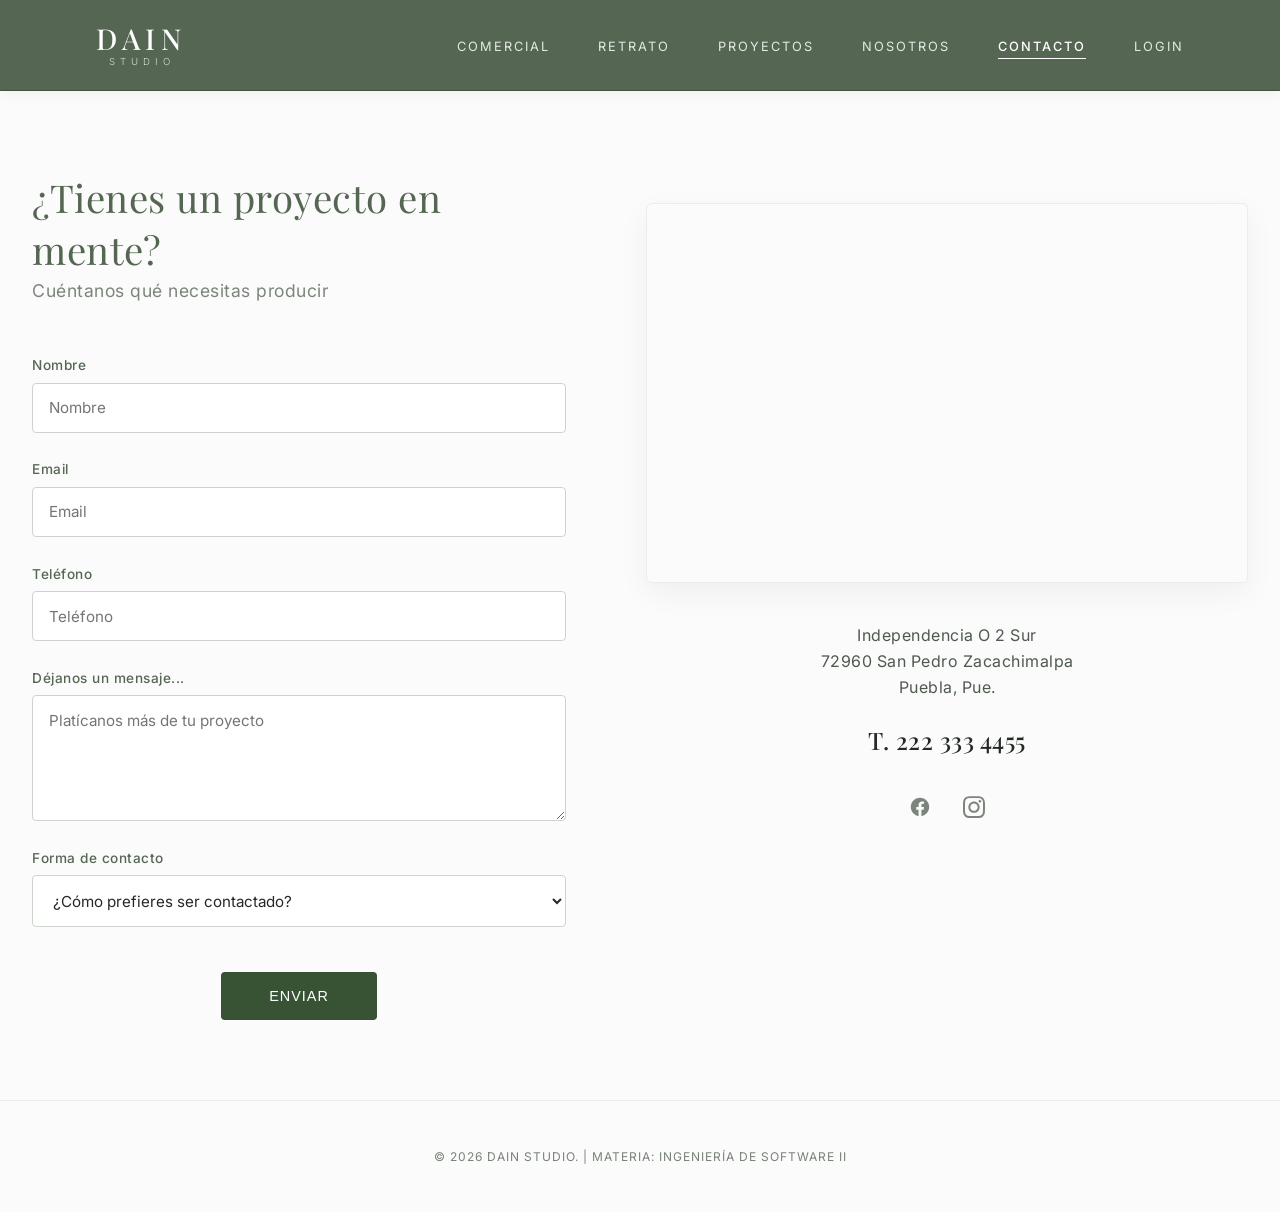
<file: contacto.html>
<!DOCTYPE html>
<html lang="es">
<head>
    <meta charset="UTF-8">
    <meta name="viewport" content="width=device-width, initial-scale=1.0">
    <meta name="description" content="Contacta a DAIN Studio en Puebla. Cuéntanos qué necesitas producir y te respondemos.">
    <title>Contacto | DAIN Studio</title>
    <link rel="stylesheet" href="css/styles.css">
</head>
<body>

    <!-- MENÚ DE NAVEGACIÓN -->
    <header class="navbar">
        <a href="index.html" class="logo-link">
            <div class="logo-container">
                <span class="logo-main">DAIN</span>
                <span class="logo-sub">STUDIO</span>
            </div>
        </a>
        <nav>
            <button id="btn-hamburguesa">
                <span></span>
                <span></span>
                <span></span>
            </button>

            <ul class="nav-links">
                <li><a href="comercial.html">Comercial</a></li>
                <li><a href="retrato.html">Retrato</a></li>
                <li><a href="proyectos.html">Proyectos</a></li>
                <li><a href="nosotros.html">Nosotros</a></li>
                <li><a href="contacto.html" class="active">Contacto</a></li>
                <li id="li-login"><a href="login.php" id="btn-login">Login</a></li>
            </ul>
        </nav>
    </header>

    <!-- SECCIÓN PRINCIPAL DE CONTACTO DE DOS COLUMNAS -->
    <main class="contacto-main-container">
        <div class="contacto-grid">
            
            <!-- COLUMNA IZQUIERDA: FORMULARIO DETALLADO -->
            <div class="contacto-form-column">
                <h1>¿Tienes un proyecto en mente?</h1>
                <h2>Cuéntanos qué necesitas producir</h2>
                
                <form class="contacto-page-form" action="https://formspree.io/f/mvkkpjdp" method="POST">
                    <div class="form-group">
                        <label>Nombre</label>
                        <input type="text" name="nombre" placeholder="Nombre" required>
                    </div>
                    
                    <div class="form-group">
                        <label>Email</label>
                        <input type="email" name="correo" placeholder="Email" required>
                    </div>
                    
                    <div class="form-group">
                        <label>Teléfono</label>
                        <input type="tel" name="telefono" placeholder="Teléfono" required>
                    </div>
                    
                    <div class="form-group">
                        <label>Déjanos un mensaje...</label>
                        <textarea name="mensaje" placeholder="Platícanos más de tu proyecto" rows="5" required></textarea>
                    </div>
                    
                    <div class="form-group">
                        <label>Forma de contacto</label>
                        <select name="forma-contacto" required>
                            <option value="" disabled selected>¿Cómo prefieres ser contactado?</option>
                            <option value="whatsapp">WhatsApp</option>
                            <option value="llamada">Llamada telefónica</option>
                            <option value="correo">Correo electrónico</option>
                        </select>
                    </div>
                    
                    <input type="hidden" name="_next" value="contacto.html?enviado=true">
                    <button type="submit" class="btn btn-contacto-send">Enviar</button>
                    <p id="mensaje-exito" class="mensaje-exito">✓ ¡Gracias! Tu mensaje ha sido enviado correctamente.</p>
                </form>
            </div>

            <!-- COLUMNA DERECHA: MAPA Y DATOS DE LA AGENCIA -->
            <div class="contacto-info-column">
                <div class="map-wrapper">
                    <iframe src="https://www.google.com/maps/embed?pb=!1m18!1m12!1m3!1d4206.355364102403!2d-98.155411!3d18.9346557!2m3!1f0!2f0!3f0!3m2!1i1024!2i768!4f13.1!3m3!1m2!1s0x85cfbf0e607fb1c7%3A0x4565544d2e6ed9a8!2sBUAP%20-%20Ciudad%20Universitaria%202!5e1!3m2!1ses-419!2smx!4v1792217186233!5m2!1ses-419!2smx" width="600" height="450" style="border:0;" allowfullscreen="" loading="lazy" referrerpolicy="strict-origin-when-cross-origin"></iframe>
                </div>

                <!-- Datos de Ubicación -->
                <div class="studio-address-box">
                    <p class="address-text">Independencia O 2 Sur<br>72960 San Pedro Zacachimalpa<br>Puebla, Pue.</p>
                    <p class="phone-text">T. 222 333 4455</p>
                </div>

                <!-- Iconos de Redes Sociales Manuales SVG -->
                <div class="contacto-social-icons">
                    <a href="#" class="contacto-social-link">
                        <svg viewBox="0 0 24 24"><path d="M22 12c0-5.523-4.477-10-10-10S2 6.477 2 12c0 4.991 3.657 9.128 8.438 9.878v-6.987h-2.54V12h2.54V9.797c0-2.506 1.492-3.89 3.777-3.89 1.094 0 2.238.195 2.238.195v2.46h-1.26c-1.243 0-1.63.771-1.63 1.562V12h2.773l-.443 2.89h-2.33v6.988C18.343 21.128 22 16.991 22 12z"/></svg>
                    </a>
                    <a href="#" class="contacto-social-link">
                        <svg viewBox="0 0 24 24"><path d="M12 2.163c3.204 0 3.584.012 4.85.07 3.252.148 4.771 1.691 4.919 4.919.058 1.265.069 1.645.069 4.849 0 3.205-.012 3.584-.069 4.849-.149 3.225-1.664 4.771-4.919 4.919-1.266.058-1.644.07-4.85.07-3.204 0-3.584-.012-4.849-.07-3.26-.149-4.771-1.699-4.919-4.92-.058-1.265-.07-1.644-.07-4.849 0-3.204.013-3.583.07-4.849.149-3.227 1.664-4.771 4.919-4.919 1.266-.057 1.645-.069 4.849-.069zm0-2c-3.259 0-3.667.014-4.947.072-4.358.2-6.78 2.618-6.98 6.98-.059 1.281-.073 1.689-.073 4.948 0 3.259.014 3.668.072 4.948.2 4.358 2.618 6.78 6.98 6.98 1.281.058 1.689.072 4.948.072 3.259 0 3.668-.014 4.948-.072 4.354-.2 6.782-2.618 6.979-6.98.059-1.28.073-1.689.073-4.948 0-3.259-.014-3.667-.072-4.947-.196-4.354-2.617-6.78-6.979-6.98-1.281-.059-1.69-.073-4.949-.073zm0 5.838c-3.403 0-6.162 2.759-6.162 6.162s2.759 6.163 6.162 6.163 6.162-2.759 6.162-6.163c0-3.403-2.759-6.162-6.162-6.162zm0 10.162c-2.209 0-4-1.79-4-4 0-2.209 1.79-4 4-4s4 1.79 4 4c0 2.21-1.791 4-4 4zm6.406-11.845c-.796 0-1.441.645-1.441 1.44s.645 1.44 1.441 1.44c.795 0 1.439-.645 1.439-1.44s-.644-1.44-1.439-1.44z"/></svg>
                    </a>
                </div>
            </div>

        </div>
    </main>

    <!-- PIE DE PÁGINA -->
    <footer>
        <p>&copy; 2026 DAIN Studio. | Materia: Ingeniería de Software II</p>
    </footer>


    <!-- ENLAZAR EL JS -->
    <script src="js/script.js"></script>

</body>
</html>
</file>
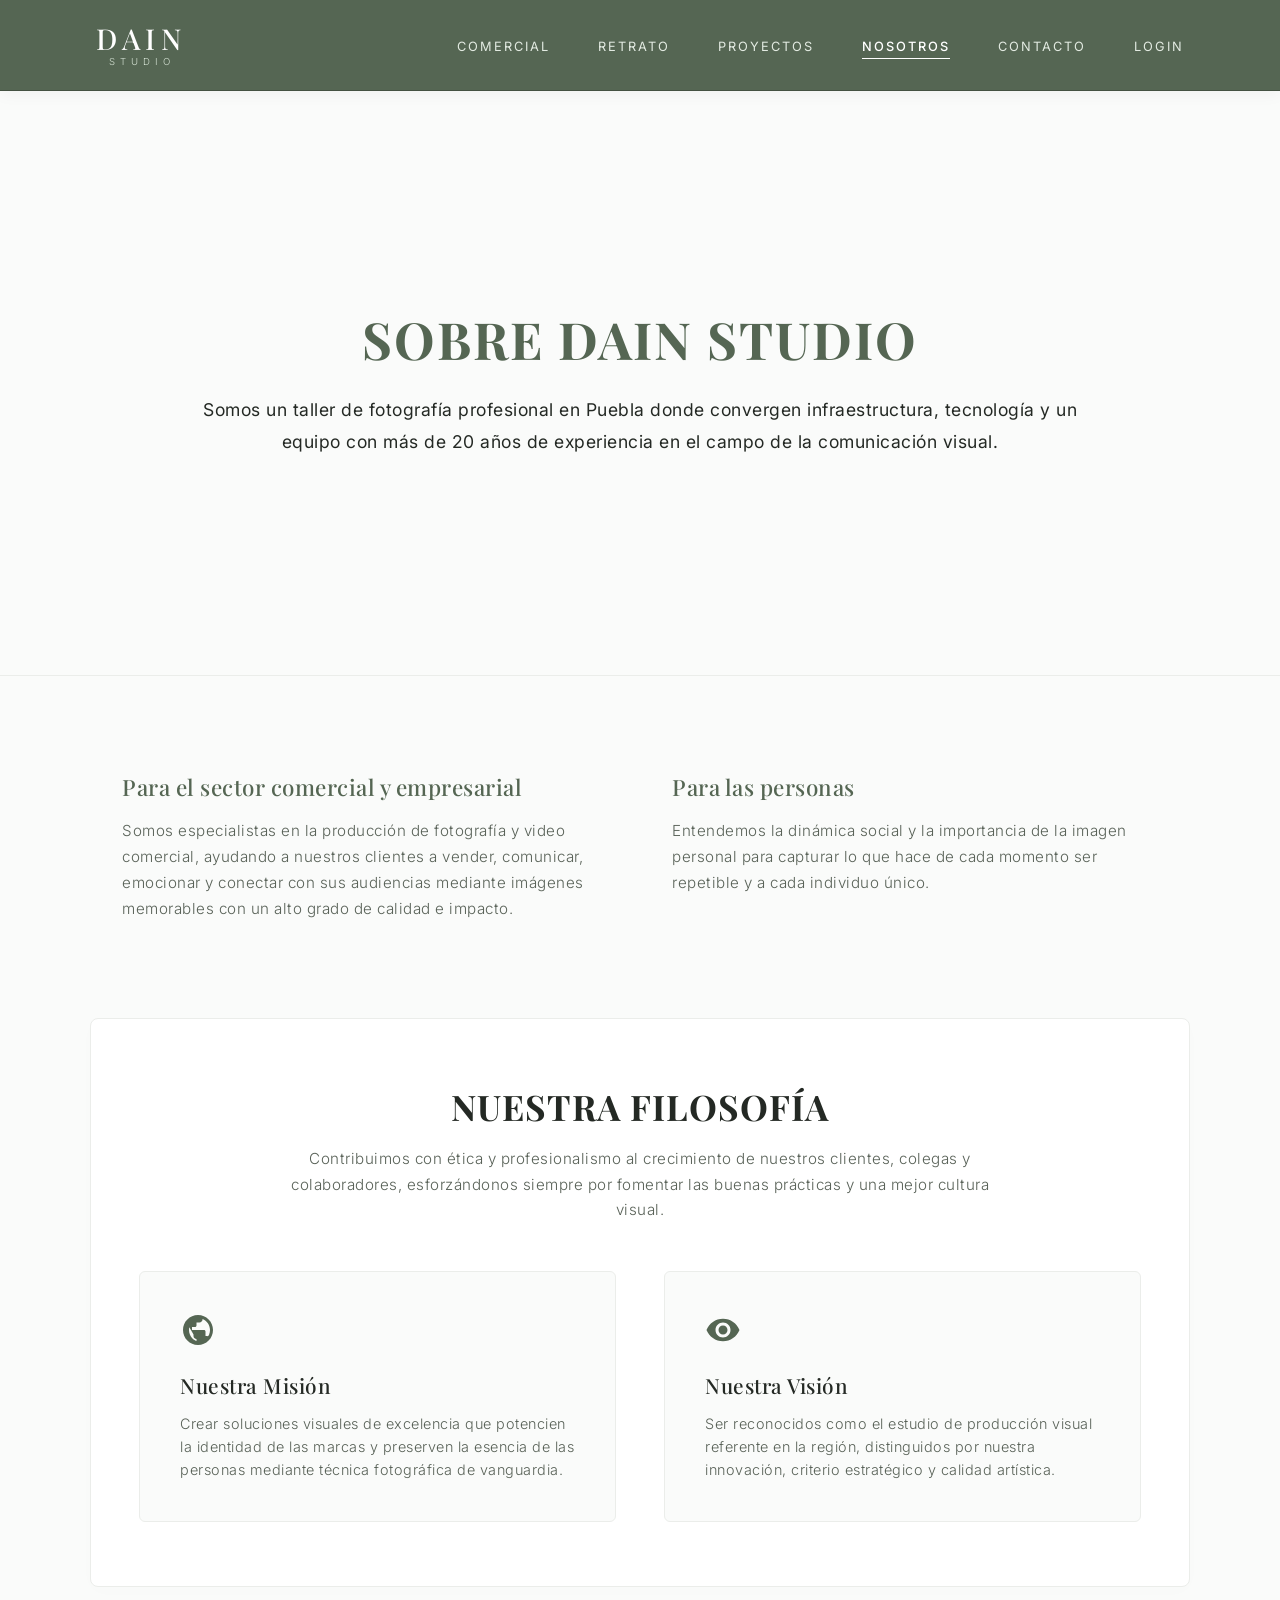
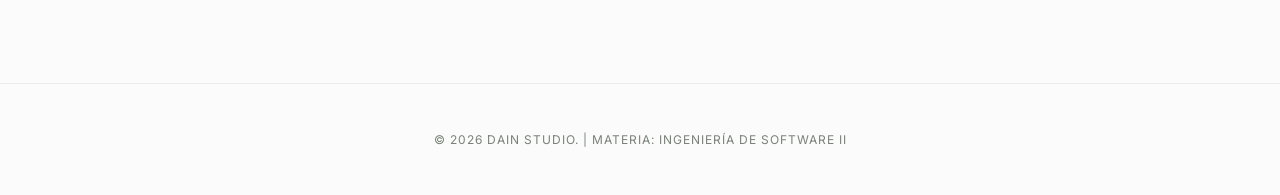
<file: nosotros.html>
<!DOCTYPE html>
<html lang="es">
<head>
    <meta charset="UTF-8">
    <meta name="viewport" content="width=device-width, initial-scale=1.0">
    <meta name="description" content="Conoce a DAIN Studio: más de 20 años de experiencia en comunicación visual, nuestra misión, visión y filosofía.">
    <title>Sobre Nosotros | DAIN Studio</title>
    <link rel="stylesheet" href="css/styles.css">
</head>
<body>

    <!-- MENÚ DE NAVEGACIÓN -->
    <header class="navbar">
        <a href="index.html" class="logo-link">
            <div class="logo-container">
                <span class="logo-main">DAIN</span>
                <span class="logo-sub">STUDIO</span>
            </div>
        </a>
        <nav>
            <button id="btn-hamburguesa">
                <span></span>
                <span></span>
                <span></span>
            </button>

            <ul class="nav-links">
                <li><a href="comercial.html">Comercial</a></li>
                <li><a href="retrato.html">Retrato</a></li>
                <li><a href="proyectos.html">Proyectos</a></li>
                <li><a href="nosotros.html" class="active">Nosotros</a></li>
                <li><a href="contacto.html">Contacto</a></li>
                <li id="li-login"><a href="login.php" id="btn-login">Login</a></li>
            </ul>
        </nav>
    </header>

    <!-- CONTENIDO PRINCIPAL DE NOSOTROS -->
    <!-- SECCIÓN INTRODUCTORIA -->
    <main class="nosotros-container">
        
        <!-- CAMBIO: Sección Intro ahora es un Bloque Hero con Imagen de Fondo -->
        <section class="about-hero">
            <div class="about-hero-content">
                <h1>Sobre DAIN Studio</h1>
                <p class="intro-lead">Somos un taller de fotografía profesional en Puebla donde convergen infraestructura, tecnología y un equipo con más de 20 años de experiencia en el campo de la comunicación visual.</p>
            </div>
        </section>

        <!-- Bloque contenedor para los sectores de abajo -->
        <section class="about-sectors-wrapper">
            <div class="about-sectors">
                <div class="sector-block">
                    <h3>Para el sector comercial y empresarial</h3>
                    <p>Somos especialistas en la producción de fotografía y video comercial, ayudando a nuestros clientes a vender, comunicar, emocionar y conectar con sus audiencias mediante imágenes memorables con un alto grado de calidad e impacto.</p>
                </div>
                
                <div class="sector-block">
                    <h3>Para las personas</h3>
                    <p>Entendemos la dinámica social y la importancia de la imagen personal para capturar lo que hace de cada momento ser repetible y a cada individuo único.</p>
                </div>
            </div>
        </section>

        <!-- SECCIÓN NUEVA: NUESTRA FILOSOFÍA -->
        <section class="philosophy-section">
            <h2>Nuestra filosofía</h2>
            <p class="philosophy-lead">Contribuimos con ética y profesionalismo al crecimiento de nuestros clientes, colegas y colaboradores, esforzándonos siempre por fomentar las buenas prácticas y una mejor cultura visual.</p>
            
            <div class="philosophy-grid">
                <!-- Misión -->
                <div class="philosophy-card">
                    <div class="philosophy-icon">
                        <svg viewBox="0 0 24 24"><path d="M12 2C6.48 2 2 6.48 2 12s4.48 10 10 10 10-4.48 10-10S17.52 2 12 2zm1 17.93c-3.95-.49-7-3.85-7-7.93 0-.62.08-1.21.21-1.79L9 15v1c0 1.1.9 2 2 2v1.93zm6.9-2.54c-.26-.81-1-1.39-1.9-1.39h-1v-3c0-.55-.45-1-1-1H8v-2h2c.55 0 1-.45 1-1V7h2c1.1 0 2-.9 2-2v-.41c2.93 1.19 5 4.06 5 7.41 0 2.08-.8 3.97-2.1 5.39z"/></svg>
                    </div>
                    <h3>Nuestra Misión</h3>
                    <p>Crear soluciones visuales de excelencia que potencien la identidad de las marcas y preserven la esencia de las personas mediante técnica fotográfica de vanguardia.</p>
                </div>
                
                <!-- Visión -->
                <div class="philosophy-card">
                    <div class="philosophy-icon">
                        <svg viewBox="0 0 24 24"><path d="M12 4.5C7 4.5 2.73 7.61 1 12c1.73 4.39 6 7.5 11 7.5s9.27-3.11 11-7.5c-1.73-4.39-6-7.5-11-7.5zM12 17c-2.76 0-5-2.24-5-5s2.24-5 5-5 5 2.24 5 5-2.24 5-5 5zm0-8c-1.66 0-3 1.34-3 3s1.34 3 3 3 3-1.34 3-3-1.34-3-3-3z"/></svg>
                    </div>
                    <h3>Nuestra Visión</h3>
                    <p>Ser reconocidos como el estudio de producción visual referente en la región, distinguidos por nuestra innovación, criterio estratégico y calidad artística.</p>
                </div>
            </div>
        </section>

    </main>

    <!-- PIE DE PÁGINA -->
    <footer>
        <p>&copy; 2026 DAIN Studio. | Materia: Ingeniería de Software II</p>
    </footer>


    <!-- ENLAZAR EL JS -->
    <script src="js/script.js"></script>

</body>
</html>
</file>
<file: css/styles.css>
/* ==========================================================================
   GOOGLE FONTS
   ========================================================================== */
@import url('https://fonts.googleapis.com/css2?family=Inter:wght@300;400;500&family=Playfair+Display:wght@400;500&display=swap');


/* ==========================================================================
   CONFIGURACIÓN GENERAL Y TIPOGRAFÍA
   ========================================================================== */
* {
    margin: 0;
    padding: 0;
    box-sizing: border-box;
}

body {
    background-color: #fafbfa;
    color: #242924;
    font-family: 'Inter', sans-serif;
    letter-spacing: 0.5px;
    -webkit-font-smoothing: antialiased;
}


/* ==========================================================================
   MENÚ DE NAVEGACIÓN
   ========================================================================== */
.navbar {
    display: flex;
    justify-content: space-between;
    align-items: center;
    padding: 1.5rem 6rem;
    background-color: #556653;
    position: sticky;
    top: 0;
    z-index: 1000;
    border-bottom: 1px solid #445242;
    box-shadow: 0 4px 15px rgba(0, 0, 0, 0.04);
}

.logo-link {
    text-decoration: none;
    display: inline-block;
}

.logo-container {
    display: flex;
    flex-direction: column;
    align-items: center;
    line-height: 1;
}

.logo-main {
    font-family: 'Playfair Display', serif;
    font-size: 1.8rem;
    font-weight: 500;
    letter-spacing: 6px;
    color: #ffffff;
}

.logo-sub {
    font-family: 'Inter', sans-serif;
    font-size: 0.6rem;
    font-weight: 300;
    letter-spacing: 5px;
    color: #d1ded0;
    margin-top: 4px;
}

.nav-links {
    display: flex;
    list-style: none;
}

.nav-links li {
    margin-left: 3rem;
}

.nav-links a {
    color: #e3ebe2;
    text-decoration: none;
    font-size: 0.8rem;
    text-transform: uppercase;
    letter-spacing: 2px;
    font-weight: 400;
    transition: color 0.3s ease;
}

.nav-links a:hover {
    color: #ffffff;
}

.nav-links a.active {
    color: #ffffff;
    font-weight: 500;
    border-bottom: 1px solid #ffffff;
    padding-bottom: 4px;
}


/* ==========================================================================
   BOTONES GLOBALES
   ========================================================================== */
.btn {
    padding: 0.9rem 2.4rem;
    font-size: 0.75rem;
    text-transform: uppercase;
    letter-spacing: 2px;
    border: none;
    cursor: pointer;
    transition: all 0.4s ease;
    font-weight: 500;
}

.btn-primary {
    background-color: #556653;
    color: #ffffff;
}

.btn-primary:hover {
    background-color: #3f4d3e;
}

.btn-secondary {
    background-color: transparent;
    color: #556653;
    border: 1px solid #556653;
}

.btn-secondary:hover {
    background-color: #556653;
    color: #ffffff;
}


/* ==========================================================================
   SECCIÓN HERO (INDEX)
   ========================================================================== */
.hero {
    position: relative;
    height: 75vh;
    display: flex;
    align-items: center;
    justify-content: center;
    overflow: hidden;
}

.hero-image-wrapper {
    position: absolute;
    top: 0;
    left: 0;
    width: 100%;
    height: 100%;
    z-index: 1;
}

.hero-bg-img {
    width: 100%;
    height: 100%;
    object-fit: cover;
    opacity: 0.15;
    filter: grayscale(20%) contrast(95%);
}

.hero-content {
    position: relative;
    z-index: 2;
    text-align: center;
    padding: 0 1.5rem;
}

.hero-content h1 {
    font-family: 'Playfair Display', serif;
    font-size: 3.4rem;
    font-weight: 400;
    letter-spacing: 2px;
    color: #242924;
    margin-bottom: 1.5rem;
    max-width: 950px;
    line-height: 1.2;
}

.hero-content p {
    font-size: 1.05rem;
    color: #4f594e;
    max-width: 550px;
    margin: 0 auto 2.5rem auto;
    font-weight: 300;
}

.hero-buttons {
    display: flex;
    justify-content: center;
    gap: 1.5rem;
}


/* ==========================================================================
   SECCIÓN MÁS QUE SOLO FOTOGRAFÍA (INDEX)
   ========================================================================== */
.features-section {
    padding: 6rem 0 3rem 0;
    background-color: #ffffff;
    text-align: center;
}

.features-section h2 {
    font-family: 'Playfair Display', serif;
    font-size: 1.8rem;
    letter-spacing: 3px;
    color: #242924;
    margin-bottom: 4rem;
    text-transform: uppercase;
}

.features-grid {
    display: flex;
    max-width: 1200px;
    margin: 0 auto;
    width: 100%;
}

.feature-card {
    flex: 1;
    padding: 2rem;
    text-align: center;
    background-color: #ffffff;
}

.feature-card:not(:last-child) {
    border-right: 1px solid #ebedea;
}

.feature-icon {
    display: flex;
    justify-content: center;
    margin-bottom: 1.2rem;
}

.svg-icon {
    width: 32px;
    height: 32px;
    fill: #556653;
    transition: fill 0.3s ease;
}

.feature-card:hover .svg-icon {
    fill: #99b396;
}

.feature-card h3 {
    font-family: 'Playfair Display', serif;
    font-size: 1.25rem;
    font-weight: 400;
    color: #242924;
    margin-bottom: 0.8rem;
}

.feature-card p {
    color: #586157;
    font-size: 0.85rem;
    font-weight: 300;
    line-height: 1.6;
    max-width: 220px;
    margin: 0 auto;
}


/* ==========================================================================
   CUADRÍCULA DE SERVICIOS (INDEX)
   ========================================================================== */
.services-section {
    max-width: 100%;
    background-color: #ffffff;
    padding: 4rem 2rem 8rem 2rem;
    border-bottom: 1px solid #ebedea;
}

.services-section h2 {
    font-family: 'Playfair Display', serif;
    text-align: center;
    font-weight: 400;
    letter-spacing: 3px;
    margin-bottom: 4rem;
    font-size: 2.2rem;
    color: #242924;
}

.services-grid {
    display: grid;
    grid-template-columns: repeat(auto-fit, minmax(320px, 1fr));
    gap: 3.5rem;
    max-width: 1200px;
    margin: 0 auto;
}

.service-item {
    background-color: transparent;
    text-align: left;
}

.service-item img {
    width: 100%;
    height: 380px;
    object-fit: cover;
    filter: grayscale(10%);
    transition: all 0.5s ease;
}

.service-item:hover img {
    filter: grayscale(0%);
    transform: scale(1.01);
}

.service-item h3 {
    font-family: 'Playfair Display', serif;
    font-weight: 400;
    margin: 1.2rem 0 0.4rem 0;
    font-size: 1.3rem;
    color: #242924;
}

.service-item p {
    color: #586157;
    font-size: 0.88rem;
    font-weight: 300;
    margin-bottom: 1.2rem;
    line-height: 1.6;
}

.more-link {
    color: #556653;
    text-decoration: none;
    font-size: 0.75rem;
    font-weight: 500;
    text-transform: uppercase;
    letter-spacing: 1px;
    border-bottom: 1px solid #556653;
    padding-bottom: 2px;
    transition: color 0.3s, border-color 0.3s;
}

.more-link:hover {
    color: #3f4d3e;
    border-bottom-color: #3f4d3e;
}


/* ==========================================================================
   TESTIMONIOS (INDEX)
   ========================================================================== */
.testimonials-section {
    padding: 7rem 4rem;
    background-color: #f5f7f4;
    text-align: center;
    border-top: 1px solid #eef2ed;
    border-bottom: 1px solid #e1e6df;
}

.testimonials-subtitle {
    font-size: 0.75rem;
    text-transform: uppercase;
    letter-spacing: 3px;
    color: #7c857b;
    display: block;
    margin-bottom: 0.5rem;
}

.testimonials-section h2 {
    font-family: 'Playfair Display', serif;
    font-size: 2.4rem;
    font-weight: 400;
    color: #242924;
    margin-bottom: 4rem;
}

.testimonials-grid {
    display: grid;
    grid-template-columns: repeat(auto-fit, minmax(300px, 1fr));
    gap: 2rem;
    max-width: 1200px;
    margin: 0 auto;
}

.testimonial-card {
    background-color: #ffffff;
    border: 1px solid #e2e6e1;
    border-radius: 8px;
    padding: 3rem 2.5rem;
    text-align: left;
    display: flex;
    flex-direction: column;
    justify-content: space-between;
    box-shadow: 0 10px 30px rgba(85, 102, 83, 0.04);
    transition: transform 0.3s ease, box-shadow 0.3s ease;
}

.testimonial-card:hover {
    transform: translateY(-4px);
    box-shadow: 0 15px 35px rgba(85, 102, 83, 0.08);
}

.rating-stars {
    display: flex;
    gap: 3px;
    margin-bottom: 1.5rem;
}

.rating-stars svg {
    width: 14px;
    height: 14px;
    fill: #556653;
}

.testimonial-text {
    font-size: 0.95rem;
    color: #4f594e;
    line-height: 1.7;
    font-style: italic;
    margin-bottom: 2.5rem;
    flex-grow: 1;
}

.client-info {
    display: flex;
    align-items: center;
    gap: 1rem;
    border-top: 1px solid #f4f6f3;
    padding-top: 1.2rem;
}

.client-initials {
    width: 42px;
    height: 42px;
    background-color: #eef2ed;
    color: #556653;
    border-radius: 50%;
    display: flex;
    align-items: center;
    justify-content: center;
    font-size: 0.85rem;
    font-weight: 500;
    letter-spacing: 0.5px;
}

.client-details h4 {
    font-size: 0.95rem;
    color: #242924;
    font-weight: 500;
    margin-bottom: 2px;
}

.client-details p {
    font-size: 0.78rem;
    color: #7c857b;
    font-weight: 300;
}


/* ==========================================================================
   SECCIÓN CONTACTO (INDEX / COMERCIAL)
   ========================================================================== */
.contact-section {
    background-color: #eef2ed;
    padding: 8rem 2rem;
    display: flex;
    justify-content: center;
}

.contact-box {
    background-color: #ffffff;
    max-width: 650px;
    width: 100%;
    padding: 4rem 3.5rem;
    border-radius: 8px;
    border: 1px solid #e1e6df;
    box-shadow: 0 10px 30px rgba(85, 102, 83, 0.02);
    text-align: center;
}

.contact-box h2 {
    font-family: 'Playfair Display', serif;
    font-weight: 400;
    font-size: 2.2rem;
    margin-bottom: 0.8rem;
    color: #242924;
}

.contact-box p {
    color: #586157;
    font-weight: 300;
    font-size: 0.95rem;
    margin-bottom: 3rem;
}

.contact-form {
    display: flex;
    flex-direction: column;
    gap: 1.8rem;
}

.contact-form input,
.contact-form textarea {
    width: 100%;
    padding: 0.8rem 0;
    background-color: transparent;
    border: none;
    border-bottom: 1px solid #ccd4cb;
    color: #242924;
    font-size: 0.95rem;
    font-family: 'Inter', sans-serif;
    border-radius: 0;
    transition: border-color 0.3s;
}

.contact-form input:focus,
.contact-form textarea:focus {
    outline: none;
    border-bottom-color: #556653;
}

.contact-form .btn {
    margin-top: 1.5rem;
    align-self: center;
}


/* ==========================================================================
   REDES SOCIALES (INDEX)
   ========================================================================== */
.social-section {
    background-color: #546354;
    padding: 5rem 2rem;
    text-align: center;
    display: flex;
    flex-direction: column;
    align-items: center;
}

.social-subtitle {
    font-size: 0.8rem;
    text-transform: uppercase;
    letter-spacing: 4px;
    color: #b3c2b1;
    font-weight: 500;
    display: block;
    margin-bottom: 2rem;
}

.social-text {
    color: #ffffff;
    font-size: 1.15rem;
    line-height: 1.8;
    font-weight: 300;
    max-width: 600px;
    margin-bottom: 3rem;
}

.social-icons {
    display: flex;
    gap: 3rem;
    justify-content: center;
}

.social-link {
    display: inline-block;
    transition: transform 0.3s ease;
}

.social-link:hover {
    transform: translateY(-4px);
}

.svg-social {
    width: 26px;
    height: 26px;
    fill: #e7d9c2;
    transition: fill 0.3s ease;
}

.social-link:hover .svg-social {
    fill: #ffffff;
}


/* ==========================================================================
   PIE DE PÁGINA (GLOBAL)
   ========================================================================== */
footer {
    text-align: center;
    padding: 3rem 2rem;
    background-color: #fafbfa;
    color: #798278;
    font-size: 0.75rem;
    letter-spacing: 1px;
    text-transform: uppercase;
    border-top: 1px solid #ebedea;
}


/* ==========================================================================
   ESTILOS PARA LA PÁGINA INTERNA: COMERCIAL.HTML
   ========================================================================== */
.comercial-container {
    max-width: 1200px;
    margin: 0 auto;
    padding: 5rem 2rem;
}

.comercial-header {
    text-align: center;
    max-width: 900px;
    margin: 0 auto 6rem auto;
}

.comercial-header h1 {
    font-family: 'Playfair Display', serif;
    font-size: 3rem;
    font-weight: 400;
    color: #556653;
    margin-bottom: 1rem;
    line-height: 1.2;
}

.comercial-header h2 {
    font-family: 'Playfair Display', serif;
    font-size: 1.8rem;
    font-weight: 400;
    color: #242924;
    margin-bottom: 2rem;
    letter-spacing: 0.5px;
}

.comercial-header p {
    font-size: 1rem;
    color: #586157;
    line-height: 1.8;
    font-weight: 300;
}

.showcase-block {
    display: flex;
    align-items: center;
    justify-content: space-between;
    margin-bottom: 6rem;
    gap: 4rem;
    position: relative;
}

.showcase-block.block-reverse {
    flex-direction: row-reverse;
}

.showcase-image-wrapper {
    flex: 1.3;
    height: 550px;
    border-radius: 8px;
    overflow: hidden;
    box-shadow: 0 15px 40px rgba(0, 0, 0, 0.06);
}

.showcase-img {
    width: 100%;
    height: 100%;
    object-fit: cover;
    transition: transform 0.6s ease;
}

.showcase-block:hover .showcase-img {
    transform: scale(1.03);
}

.showcase-card {
    flex: 1;
    background-color: rgba(36, 41, 36, 0.95);
    color: #ffffff;
    padding: 4rem 3rem;
    border-radius: 8px;
    box-shadow: 0 20px 40px rgba(0, 0, 0, 0.15);
    z-index: 2;
    backdrop-filter: blur(5px);
}

.showcase-card h3 {
    font-family: 'Playfair Display', serif;
    font-size: 2.2rem;
    font-weight: 400;
    margin-bottom: 1.2rem;
    letter-spacing: 1px;
}

.showcase-card p {
    font-size: 1rem;
    font-weight: 300;
    color: #d1ded0;
    line-height: 1.6;
    margin-bottom: 2.5rem;
}

.showcase-video {
    width: 100%;
    height: 100%;
    object-fit: cover;
}

.btn-showcase {
    background-color: transparent;
    color: #ffffff;
    border: 1px solid #ffffff;
    padding: 0.8rem 2rem;
    font-size: 0.8rem;
    text-transform: uppercase;
    letter-spacing: 2px;
    cursor: pointer;
    transition: all 0.3s ease;
}

.btn-showcase:hover {
    background-color: #ffffff;
    color: #242924;
}


/* ==========================================================================
   ESTILOS PARA LA PÁGINA INTERNA: RETRATO.HTML
   ========================================================================== */
.retrato-container {
    max-width: 1200px;
    margin: 0 auto;
    padding: 5rem 2rem 3rem 2rem;
}

.retrato-header {
    text-align: center;
    max-width: 900px;
    margin: 0 auto 5rem auto;
}

.retrato-header h1 {
    font-family: 'Playfair Display', serif;
    font-size: 3.2rem;
    font-weight: 400;
    color: #556653;
    margin-bottom: 1rem;
    line-height: 1.2;
    text-transform: uppercase;
    letter-spacing: 2px;
}

.retrato-header h2 {
    font-family: 'Playfair Display', serif;
    font-size: 1.6rem;
    font-weight: 400;
    color: #242924;
    margin-bottom: 2.5rem;
    letter-spacing: 0.5px;
}

.retrato-description p {
    font-size: 0.95rem;
    color: #586157;
    line-height: 1.8;
    font-weight: 300;
    margin-bottom: 1.5rem;
}

.retrato-grid {
    display: grid;
    grid-template-columns: repeat(auto-fit, minmax(300px, 1fr));
    gap: 2.5rem;
    row-gap: 5rem;
    margin-bottom: 4rem;
}

.retrato-item {
    display: flex;
    flex-direction: column;
    justify-content: space-between;
    height: 100%;
}

.retrato-img-wrapper {
    position: relative;
    height: 480px;
    border-radius: 4px;
    overflow: hidden;
    margin-bottom: 1.5rem;
    box-shadow: 0 10px 30px rgba(0, 0, 0, 0.05);
}

.retrato-img {
    width: 100%;
    height: 100%;
    object-fit: cover;
    transition: transform 0.5s ease;
}

.retrato-item:hover .retrato-img {
    transform: scale(1.02);
}

.retrato-overlay-title {
    position: absolute;
    bottom: 0;
    left: 0;
    width: 100%;
    padding: 3rem 1.5rem 1.5rem 1.5rem;
    background: linear-gradient(transparent, rgba(0, 0, 0, 0.75));
    display: flex;
    align-items: flex-end;
}

.retrato-overlay-title h3 {
    font-family: 'Playfair Display', serif;
    font-size: 1.6rem;
    font-weight: 400;
    color: #ffffff;
    letter-spacing: 0.5px;
}

.retrato-text {
    font-size: 0.88rem;
    color: #586157;
    line-height: 1.6;
    font-weight: 300;
    padding: 0 0.5rem;
}

.btn-retrato-projects {
    background-color: transparent;
    color: #556653;
    border: 1px solid #556653;
    padding: 0.6rem 1.5rem;
    font-size: 0.75rem;
    text-transform: uppercase;
    letter-spacing: 1px;
    cursor: pointer;
    margin-top: 1.5rem;
    align-self: center;
    transition: all 0.3s ease;
    width: fit-content;
}

.btn-retrato-projects:hover {
    background-color: #556653;
    color: #ffffff;
}


/* ==========================================================================
   ESTILOS PARA LA PÁGINA INTERNA: PROYECTOS.HTML
   ========================================================================== */
.proyectos-container {
    max-width: 1200px;
    margin: 0 auto;
    padding: 5rem 2rem 4rem 2rem;
}

.proyectos-header {
    text-align: center;
    margin-bottom: 5rem;
}

.proyectos-header h1 {
    font-family: 'Playfair Display', serif;
    font-size: 3.2rem;
    font-weight: 400;
    color: #556653;
    letter-spacing: 2px;
    line-height: 1.2;
    text-transform: uppercase;
}

.proyectos-grid {
    display: grid;
    grid-template-columns: repeat(2, 1fr);
    gap: 3rem;
    margin-bottom: 3rem;
}

@media (max-width: 768px) {
    .proyectos-grid {
        grid-template-columns: 1fr;
        gap: 2rem;
    }
}

.proyecto-card {
    display: flex;
    flex-direction: column;
    border-radius: 4px;
    overflow: hidden;
    box-shadow: 0 4px 15px rgba(0, 0, 0, 0.02);
}

.proyecto-img-wrapper {
    width: 100%;
    height: 400px;
    overflow: hidden;
}

.proyecto-img {
    width: 100%;
    height: 100%;
    object-fit: cover;
    transition: transform 0.5s ease;
}

.proyecto-card:hover .proyecto-img {
    transform: scale(1.02);
}

.proyecto-info-box {
    background-color: #3b423a;
    color: #ffffff;
    padding: 2rem 2.5rem;
    display: flex;
    flex-direction: column;
    gap: 0.6rem;
}

.proyecto-tag {
    font-size: 0.75rem;
    text-transform: uppercase;
    letter-spacing: 1.5px;
    color: #b3c2b1;
    font-weight: 500;
}

.proyecto-info-box h3 {
    font-family: 'Inter', sans-serif;
    font-size: 1.35rem;
    font-weight: 500;
    letter-spacing: 0.5px;
    color: #ffffff;
}

.proyecto-info-box p {
    font-size: 0.88rem;
    color: #e3ebe2;
    line-height: 1.6;
    font-weight: 300;
}


/* ==========================================================================
   ESTILOS PARA LA PÁGINA INTERNA: NOSOTROS.HTML
   ========================================================================== */
.nosotros-container {
    max-width: 100%;
}

.about-hero {
    position: relative;
    height: 65vh;
    background: linear-gradient(rgba(250, 251, 250, 0.85), rgba(250, 251, 250, 0.85)),
                url('https://images.unsplash.com/photo-1598006640672-f0cc33c40702?q=80&w=870&auto=format&fit=crop&ixlib=rb-4.1.0&ixid=NHwxMjA3fDA%3D') no-repeat center center/cover;
    display: flex;
    align-items: center;
    justify-content: center;
    text-align: center;
    padding: 0 2rem;
    border-bottom: 1px solid #ebedea;
}

.about-hero-content {
    max-width: 900px;
    z-index: 2;
}

.about-hero h1 {
    font-family: 'Playfair Display', serif;
    font-size: 3.2rem;
    color: #556653;
    margin-bottom: 1.5rem;
    text-transform: uppercase;
    letter-spacing: 2px;
    line-height: 1.2;
}

.about-hero .intro-lead {
    font-size: 1.1rem;
    color: #242924;
    line-height: 1.8;
    font-weight: 400;
    margin: 0;
}

.about-sectors-wrapper {
    max-width: 1100px;
    margin: 6rem auto;
    padding: 0 2rem;
}

.about-sectors {
    display: flex;
    gap: 4rem;
    text-align: left;
}

.sector-block {
    flex: 1;
}

.sector-block h3 {
    font-family: 'Playfair Display', serif;
    font-size: 1.4rem;
    color: #556653;
    margin-bottom: 1rem;
    font-weight: 500;
}

.sector-block p {
    font-size: 0.95rem;
    color: #586157;
    line-height: 1.7;
    font-weight: 300;
}

.philosophy-section {
    background-color: #ffffff;
    border: 1px solid #ebedea;
    border-radius: 8px;
    padding: 4rem 3rem;
    margin: 0 auto 6rem auto;
    max-width: 1100px;
    text-align: center;
    box-shadow: 0 4px 20px rgba(0, 0, 0, 0.01);
}

.philosophy-section h2 {
    font-family: 'Playfair Display', serif;
    font-size: 2.2rem;
    color: #242924;
    margin-bottom: 1rem;
    text-transform: uppercase;
    letter-spacing: 1px;
}

.philosophy-lead {
    font-size: 0.95rem;
    color: #586157;
    max-width: 750px;
    margin: 0 auto 3rem auto;
    line-height: 1.7;
    font-weight: 300;
}

.philosophy-grid {
    display: flex;
    gap: 3rem;
    text-align: left;
}

.philosophy-card {
    flex: 1;
    background-color: #fafbfa;
    padding: 2.5rem;
    border-radius: 6px;
    border: 1px solid #ebedea;
}

.philosophy-icon svg {
    width: 36px;
    height: 36px;
    fill: #556653;
    margin-bottom: 1.2rem;
}

.philosophy-card h3 {
    font-family: 'Playfair Display', serif;
    font-size: 1.3rem;
    color: #242924;
    margin-bottom: 0.8rem;
    font-weight: 500;
}

.philosophy-card p {
    font-size: 0.9rem;
    color: #586157;
    line-height: 1.6;
    font-weight: 300;
}


/* ==========================================================================
   ESTILOS PARA LA PÁGINA INTERNA: CONTACTO.HTML
   ========================================================================== */
.contacto-main-container {
    max-width: 1300px;
    margin: 0 auto;
    padding: 5rem 2rem;
}

.contacto-grid {
    display: grid;
    grid-template-columns: 1.1fr 0.9fr;
    gap: 5rem;
    align-items: start;
}

/* 1. Columna del Formulario */
.contacto-form-column h1 {
    font-family: 'Playfair Display', serif;
    font-size: 2.4rem;
    font-weight: 400;
    color: #556653;
    margin-bottom: 0.3rem;
}

.contacto-form-column h2 {
    font-size: 1.1rem;
    color: #7c857b;
    font-weight: 400;
    margin-bottom: 3.5rem;
}

.contacto-page-form {
    display: flex;
    flex-direction: column;
    gap: 1.8rem;
}

.form-group {
    display: flex;
    flex-direction: column;
    gap: 0.6rem;
}

.form-group label {
    font-size: 0.85rem;
    font-weight: 500;
    color: #556653;
    letter-spacing: 0.5px;
}

.contacto-page-form input,
.contacto-page-form textarea,
.contacto-page-form select {
    width: 100%;
    padding: 0.9rem 1rem;
    background-color: #ffffff;
    border: 1px solid #ccd4cb;
    color: #242924;
    font-size: 0.95rem;
    font-family: 'Inter', sans-serif;
    border-radius: 4px;
    transition: border-color 0.3s;
}

.contacto-page-form input:focus,
.contacto-page-form textarea:focus,
.contacto-page-form select:focus {
    outline: none;
    border-color: #556653;
}

.btn-contacto-send {
    background-color: #375334;
    color: #ffffff;
    padding: 1rem 3rem;
    font-size: 0.9rem;
    font-weight: 500;
    text-transform: uppercase;
    letter-spacing: 1px;
    border: none;
    border-radius: 4px;
    cursor: pointer;
    align-self: center;
    width: fit-content;
    margin-top: 1rem;
    transition: background-color 0.3s;
}

.btn-contacto-send:hover {
    background-color: #6b816e;
}

/* 2. Columna del Mapa e Información */
.contacto-info-column {
    display: flex;
    flex-direction: column;
    align-items: center;
    text-align: center;
    gap: 2.5rem;
    padding-top: 2rem;
}

.map-wrapper {
    width: 100%;
    height: 380px;
    border-radius: 6px;
    overflow: hidden;
    box-shadow: 0 10px 30px rgba(0, 0, 0, 0.05);
    border: 1px solid #ebedea;
}

.studio-address-box .address-text {
    font-size: 1rem;
    color: #4f594e;
    line-height: 1.6;
    font-weight: 400;
    margin-bottom: 1.5rem;
}

.studio-address-box .phone-text {
    font-family: 'Playfair Display', serif;
    font-size: 1.5rem;
    color: #242924;
    font-weight: 500;
    letter-spacing: 0.5px;
}

.contacto-social-icons {
    display: flex;
    gap: 2rem;
}

.contacto-social-link svg {
    width: 22px;
    height: 22px;
    fill: #7c857b;
    transition: fill 0.3s;
}

.contacto-social-link:hover svg {
    fill: #556653;
}

/* Ajustes Responsivos */
@media (max-width: 900px) {
    .contacto-grid {
        grid-template-columns: 1fr;
        gap: 4rem;
    }
}





/* ==========================================================================
   MODAL DE LOGIN
   ========================================================================== */
.modal-overlay {
    display: none;
    position: fixed;
    top: 0;
    left: 0;
    width: 100%;
    height: 100%;
    background-color: rgba(0, 0, 0, 0.5);
    z-index: 2000;
}

.login-modal {
    display: none;
    position: fixed;
    top: 50%;
    left: 50%;
    transform: translate(-50%, -50%);
    background-color: #ffffff;
    padding: 3rem 2.5rem;
    border-radius: 8px;
    box-shadow: 0 20px 50px rgba(0, 0, 0, 0.2);
    z-index: 2001;
    width: 90%;
    max-width: 400px;
}

.btn-cerrar {
    position: absolute;
    top: 1rem;
    right: 1.2rem;
    background: none;
    border: none;
    font-size: 1.8rem;
    color: #7c857b;
    cursor: pointer;
    transition: color 0.3s;
}

.btn-cerrar:hover {
    color: #242924;
}

.form-login {
    display: flex;
    flex-direction: column;
    gap: 1.5rem;
}

.form-group-login {
    display: flex;
    flex-direction: column;
    gap: 0.5rem;
}

.form-group-login label {
    font-size: 0.85rem;
    font-weight: 500;
    color: #556653;
}

.form-group-login input {
    padding: 0.8rem 1rem;
    border: 1px solid #ccd4cb;
    border-radius: 4px;
    font-family: 'Inter', sans-serif;
    font-size: 0.95rem;
    color: #242924;
}

.form-group-login input:focus {
    outline: none;
    border-color: #556653;
}

.mensaje-error {
    color: #b3402f;
    font-size: 0.85rem;
    text-align: center;
}

.title-modal {
    font-family: 'Playfair Display', serif;
    font-size: 1.8rem;
    color: #556653;
    margin-bottom: 1.5rem;
    text-align: center;
}

.btn-submit-login {
    width: 100%;
    margin-top: 1rem;
}


/* ==========================================================================
   BOTÓN HAMBURGUESA (RESPONSIVE)
   ========================================================================== */
#btn-hamburguesa {
    display: none;
    flex-direction: column;
    gap: 5px;
    background: none;
    border: none;
    cursor: pointer;
    padding: 5px;
}

#btn-hamburguesa span {
    display: block;
    width: 26px;
    height: 2px;
    background-color: #ffffff;
    transition: all 0.3s ease;
}


/* ==========================================================================
   CARRUSEL DE SERVICIOS
   ========================================================================== */
.title-carrusel {
    font-family: 'Playfair Display', serif !important;
    text-align: center;
    font-size: 2rem;
    color: #242924;
    margin-bottom: 3rem;
}

.carrusel-seccion {
    padding: 5rem 2rem;
    background-color: #fafbfa;
}

.carrusel-contenedor {
    position: relative;
    max-width: 1200px;
    margin: 0 auto;
    display: flex;
    align-items: center;
}

.carrusel-viewport {
    overflow: hidden;
    width: 100%;
}

.contenedor-slides {
    display: flex;
    transition: transform 0.5s ease;
}

.slide {
    min-width: calc(100% / 3);
    padding: 0 0.8rem;
    box-sizing: border-box;
}

.slide img {
    width: 100%;
    height: 300px;
    object-fit: cover;
    border-radius: 6px;
    box-shadow: 0 8px 20px rgba(0, 0, 0, 0.06);
}

.slide p {
    text-align: center;
    margin-top: 1rem;
    font-size: 0.9rem;
    color: #242924;
    font-weight: 400;
    letter-spacing: 0.5px;
}

.btn-carrusel {
    position: absolute;
    top: 50%;
    transform: translateY(-50%);
    background-color: #ffffff;
    border: 1px solid #ebedea;
    width: 44px;
    height: 44px;
    border-radius: 50%;
    font-size: 1.6rem;
    color: #556653;
    cursor: pointer;
    z-index: 10;
    display: flex;
    align-items: center;
    justify-content: center;
    transition: all 0.3s ease;
}

.btn-carrusel:hover {
    background-color: #556653;
    color: #ffffff;
}

.btn-anterior {
    left: 0;
}

.btn-siguiente {
    right: 0;
}

.indicadores {
    display: flex;
    justify-content: center;
    gap: 0.6rem;
    margin-top: 2rem;
}

.indicador {
    width: 10px;
    height: 10px;
    border-radius: 50%;
    background-color: #ccd4cb;
    cursor: pointer;
    transition: background-color 0.3s ease;
}

.indicador.activo {
    background-color: #556653;
}


/* ==========================================================================
   PÁGINA BIENVENIDA
   ========================================================================== */
.bienvenida-container {
    display: flex;
    justify-content: center;
    align-items: center;
    min-height: 80vh;
    text-align: center;
    background-color: #fafbfa;
    padding: 2rem;
}

.bienvenida-contenido h1 {
    font-family: 'Playfair Display', serif;
    font-size: 3rem;
    color: #556653;
    margin-bottom: 1rem;
}

.bienvenida-contenido p {
    font-size: 1.1rem;
    color: #586157;
    margin-bottom: 2rem;
}




/* ==========================================================================
   MEDIA QUERIES — RESPONSIVE GENERAL
   ========================================================================== */
@media (max-width: 1024px) {
    .slide {
        min-width: calc(100% / 2);
    }
}

@media (max-width: 768px) {
    /* Navbar responsive */
    .navbar {
        padding: 1.2rem 2rem;
    }

    #btn-hamburguesa {
        display: flex;
    }

    .nav-links {
        position: absolute;
        top: 100%;
        left: 0;
        width: 100%;
        background-color: #556653;
        flex-direction: column;
        align-items: center;
        padding: 1.5rem 0;
        gap: 1.2rem;
        display: none;
    }

    .nav-links.menu-abierto {
        display: flex;
    }

    .nav-links li {
        margin-left: 0;
    }

    .hero {
        height: 55vh;
    }

    .hero-content h1 {
        font-size: 2rem;
    }

    .hero-buttons {
        flex-direction: column;
        gap: 1rem;
    }

    .features-grid,
    .services-grid,
    .testimonials-grid {
        flex-direction: column;
        gap: 2rem;
    }

    .feature-card:not(:last-child) {
        border-right: none;
        border-bottom: 1px solid #ebedea;
    }

    .slide {
        min-width: 100%;
    }

    .btn-carrusel {
        width: 36px;
        height: 36px;
        font-size: 1.3rem;
    }

    .contacto-grid {
        grid-template-columns: 1fr;
    }

    .showcase-block,
    .showcase-block.block-reverse {
        flex-direction: column;
    }

    .showcase-image-wrapper {
        height: 300px;
    }

    /* Footer */
    footer {
        padding: 2rem 1rem;
    }
}

@media (max-width: 480px) {
    .hero-content h1 {
        font-size: 1.6rem;
    }

    .comercial-header h1,
    .retrato-header h1,
    .proyectos-header h1,
    .about-hero h1 {
        font-size: 2rem;
    }

    .login-modal {
        padding: 2rem 1.5rem;
    }

    .bienvenida-contenido h1 {
        font-size: 2rem;
    }
}




/* ==========================================================================
   MENSAJE DE ÉXITO DEL FORMULARIO
   ========================================================================== */
.mensaje-exito {
    display: none;
    color: #3f6b3c;
    background-color: #eef5ed;
    border: 1px solid #c5dcc3;
    padding: 1rem 1.5rem;
    border-radius: 4px;
    font-size: 0.9rem;
    text-align: center;
    margin-top: 1rem;
}

.mensaje-exito.visible {
    display: block;
}

/* ==========================================================================
   SPRINT 2 - LOGIN PHP, PANELES (CLIENTE / ADMIN) Y ALERTAS
   ========================================================================== */
.auth-container {
    min-height: 70vh;
    display: flex;
    justify-content: center;
    align-items: center;
    padding: 4rem 1.5rem;
}

.auth-card {
    background-color: #ffffff;
    width: 100%;
    max-width: 420px;
    padding: 3rem 2.5rem;
    border-radius: 8px;
    box-shadow: 0 20px 50px rgba(0, 0, 0, 0.08);
    border-top: 4px solid #556653;
}

.auth-title {
    font-family: 'Playfair Display', serif;
    font-weight: 500;
    font-size: 1.9rem;
    color: #556653;
    text-align: center;
}

.auth-subtitle {
    text-align: center;
    color: #798278;
    font-size: 0.85rem;
    margin: 0.5rem 0 2rem;
}

.auth-form {
    display: flex;
    flex-direction: column;
    gap: 1.5rem;
}

.auth-extra {
    text-align: center;
    font-size: 0.85rem;
    color: #798278;
    margin-top: 1.8rem;
}

.auth-extra a {
    color: #556653;
    font-weight: 500;
}

/* Alertas (éxito / error) */
.alerta {
    padding: 0.8rem 1rem;
    border-radius: 4px;
    font-size: 0.85rem;
    margin-bottom: 1.2rem;
    text-align: center;
}

.alerta-exito {
    background-color: #e6efe5;
    color: #3f4d3e;
    border: 1px solid #b9ceb7;
}

.alerta-error {
    background-color: #f8e6e3;
    color: #b3402f;
    border: 1px solid #e5bab3;
}

/* Paneles (sirven para panel_cliente.php y panel_admin.php) */
.panel-container {
    max-width: 780px;
    margin: 0 auto;
    padding: 4rem 1.5rem 5rem;
    min-height: 70vh;
}

.panel-header {
    text-align: center;
    margin-bottom: 2.5rem;
}

.panel-header h1 {
    font-family: 'Playfair Display', serif;
    font-weight: 500;
    font-size: 2.2rem;
    color: #556653;
}

.panel-header p {
    color: #798278;
    margin-top: 0.5rem;
    font-size: 0.95rem;
}

.ficha {
    background-color: #ffffff;
    border-radius: 8px;
    box-shadow: 0 10px 35px rgba(0, 0, 0, 0.07);
    border-top: 4px solid #556653;
    padding: 2.5rem;
}

.ficha-encabezado {
    display: flex;
    align-items: center;
    gap: 1.2rem;
    padding-bottom: 1.8rem;
    margin-bottom: 1.8rem;
    border-bottom: 1px solid #ebedea;
}

.ficha-avatar {
    width: 64px;
    height: 64px;
    border-radius: 50%;
    background-color: #556653;
    color: #ffffff;
    font-family: 'Playfair Display', serif;
    font-size: 1.8rem;
    display: flex;
    align-items: center;
    justify-content: center;
    flex-shrink: 0;
}

.ficha-encabezado h2 {
    font-family: 'Playfair Display', serif;
    font-weight: 500;
    font-size: 1.5rem;
    color: #242924;
}

.ficha-rol {
    display: inline-block;
    margin-top: 0.4rem;
    padding: 0.2rem 0.8rem;
    background-color: #e6efe5;
    color: #556653;
    font-size: 0.7rem;
    text-transform: uppercase;
    letter-spacing: 2px;
    border-radius: 20px;
}

.ficha-datos {
    display: grid;
    grid-template-columns: 1fr 1fr;
    gap: 1.5rem 2rem;
}

.ficha-datos dt {
    font-size: 0.7rem;
    text-transform: uppercase;
    letter-spacing: 2px;
    color: #798278;
    margin-bottom: 0.3rem;
}

.ficha-datos dd {
    font-size: 1rem;
    color: #242924;
    word-break: break-word;
}

.ficha-form {
    display: flex;
    flex-direction: column;
    gap: 1.3rem;
}

.ficha-form input:disabled {
    background-color: #f1f3f1;
    color: #798278;
    cursor: not-allowed;
}

.ficha-acciones {
    display: flex;
    gap: 1rem;
    margin-top: 2rem;
    flex-wrap: wrap;
}

.ficha-form .ficha-acciones {
    margin-top: 0.5rem;
}

.ficha-acciones .btn {
    text-decoration: none;
    display: inline-block;
    text-align: center;
}

@media (max-width: 768px) {
    .ficha { padding: 1.8rem 1.4rem; }
    .ficha-datos { grid-template-columns: 1fr; }
    .auth-card { padding: 2.2rem 1.5rem; }
}
</file>
